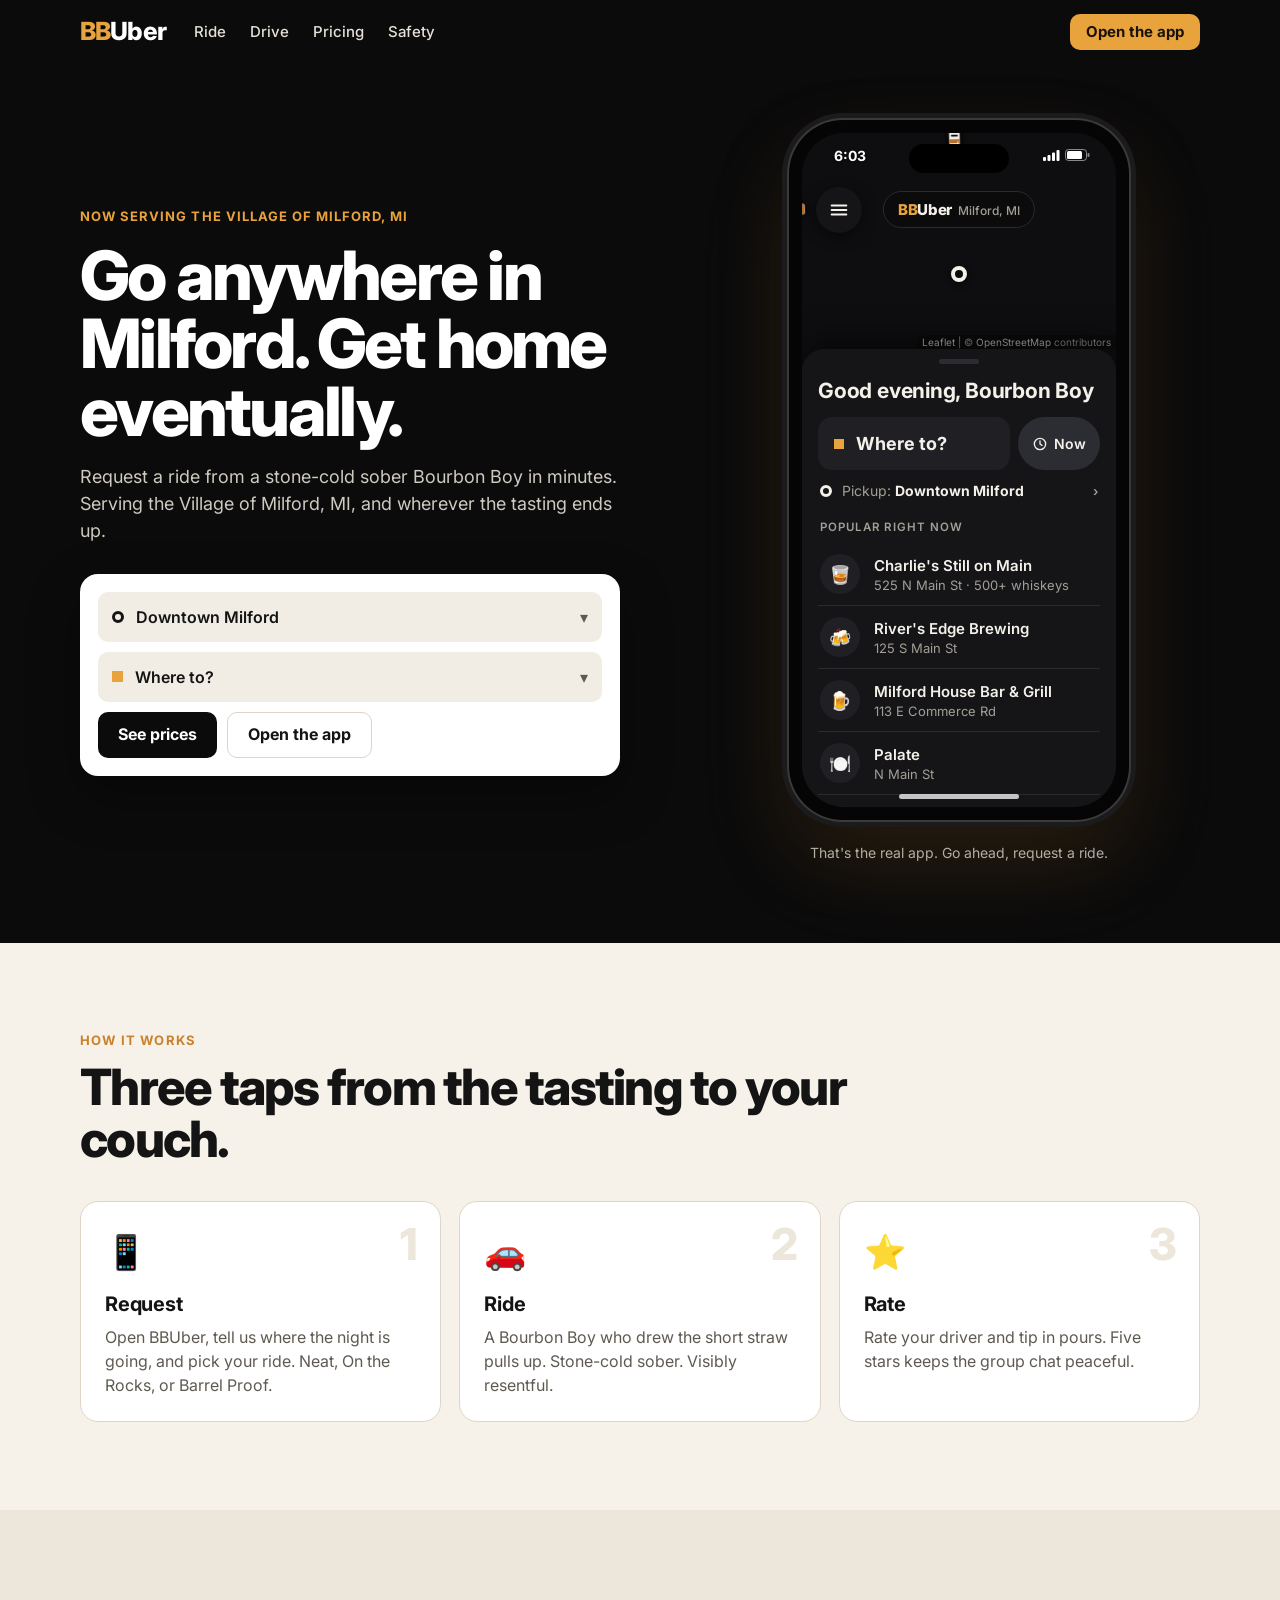
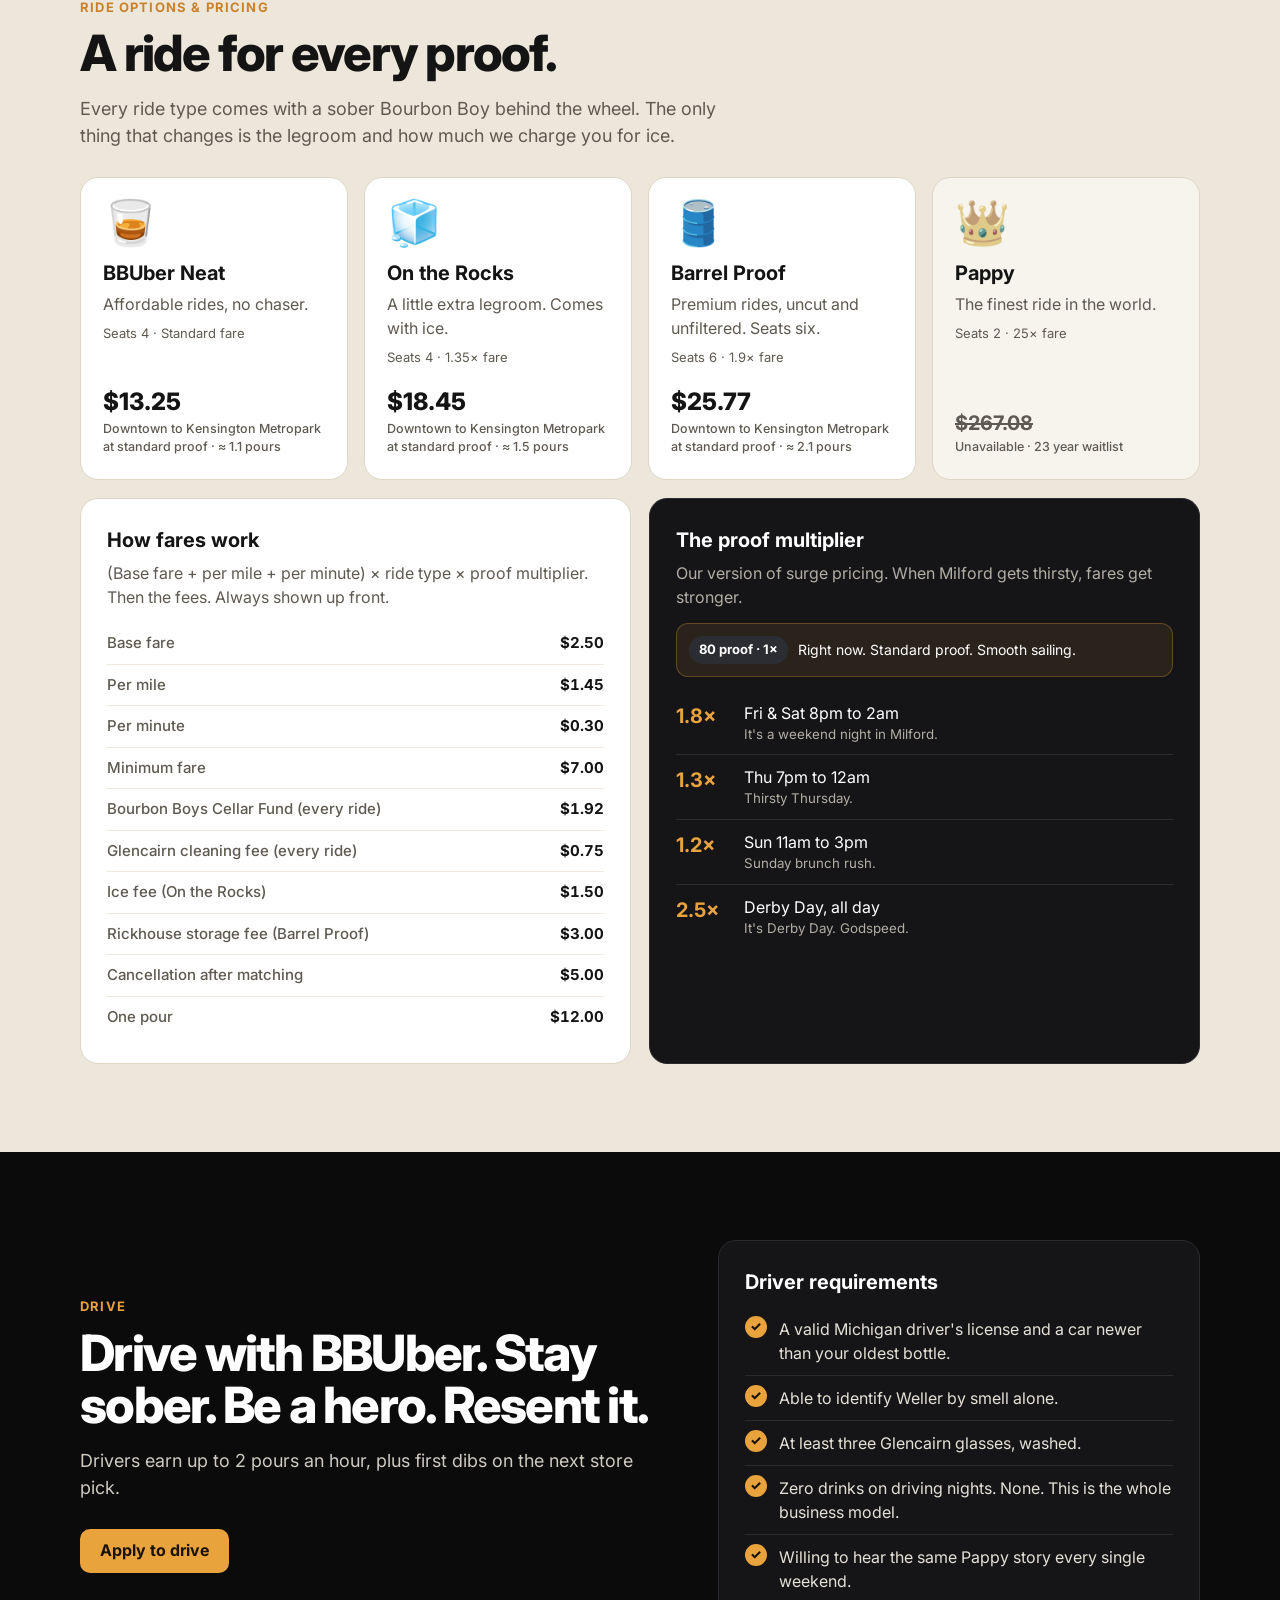
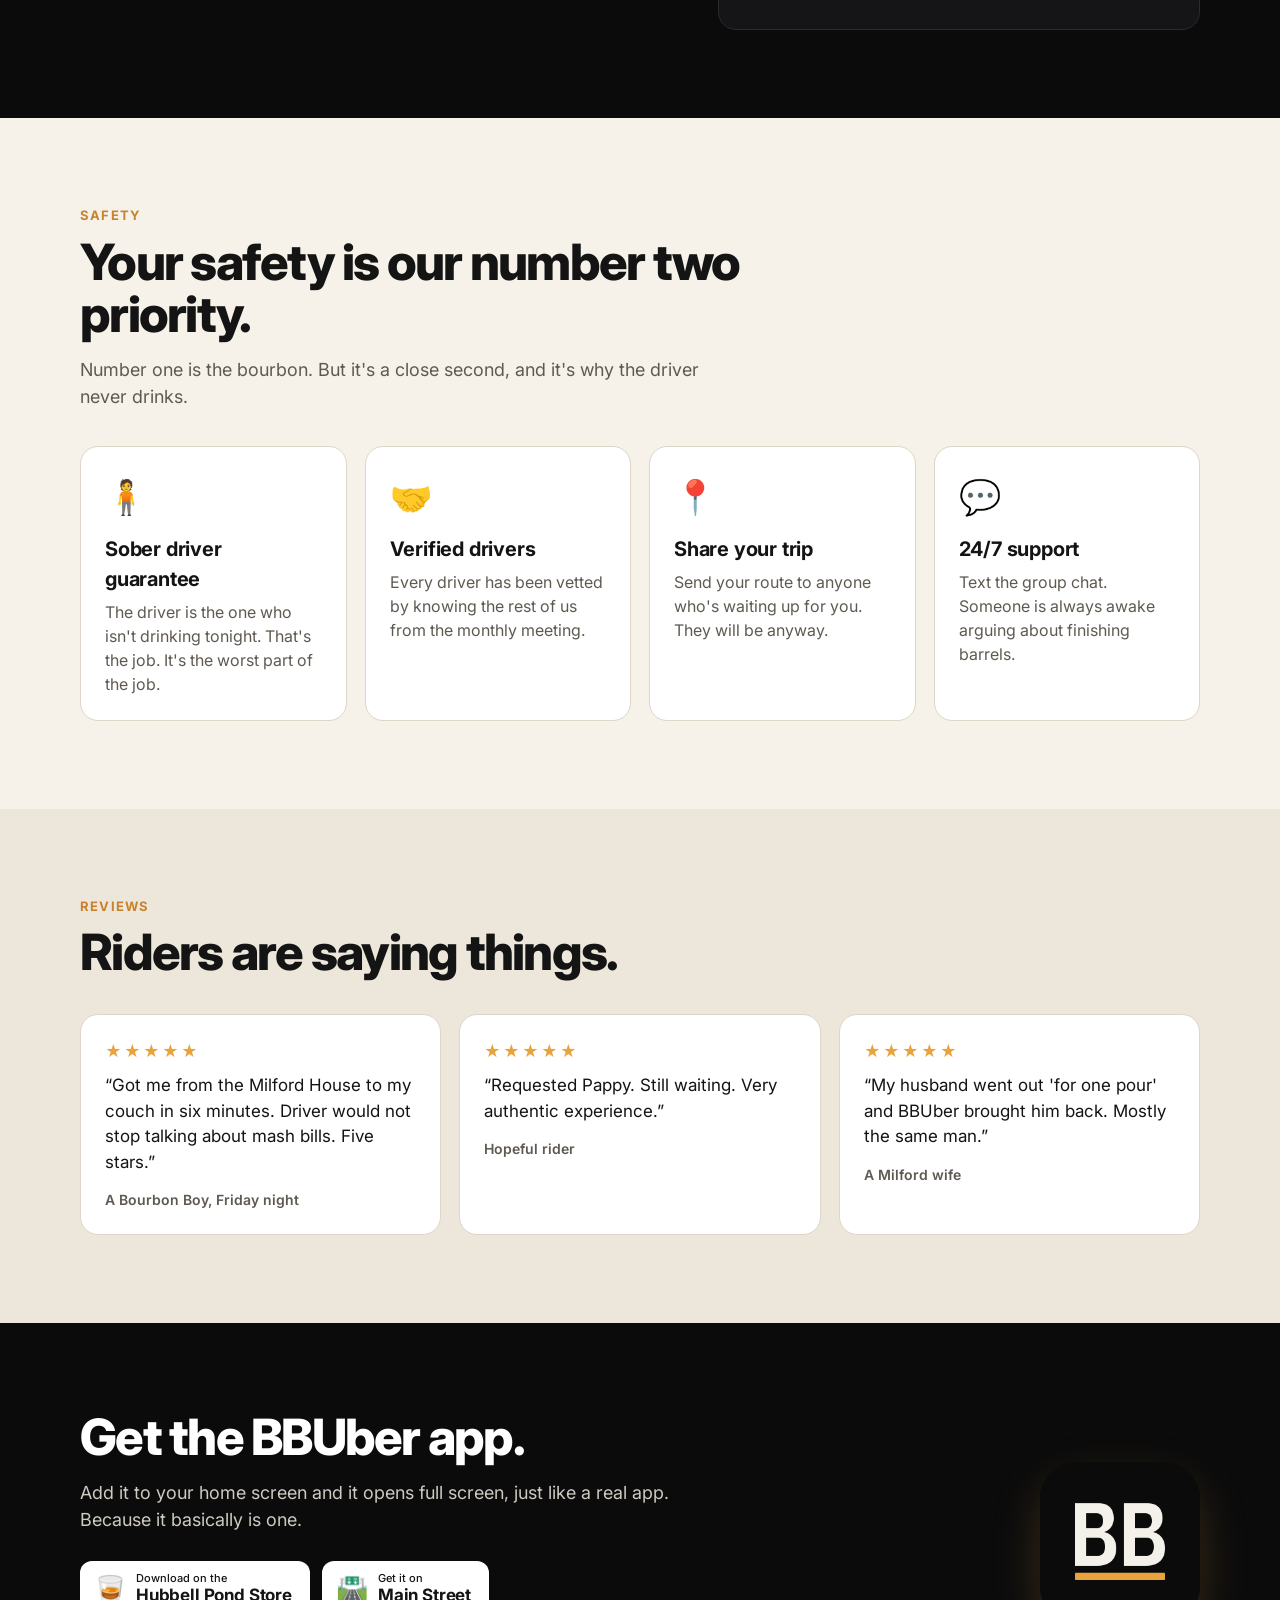
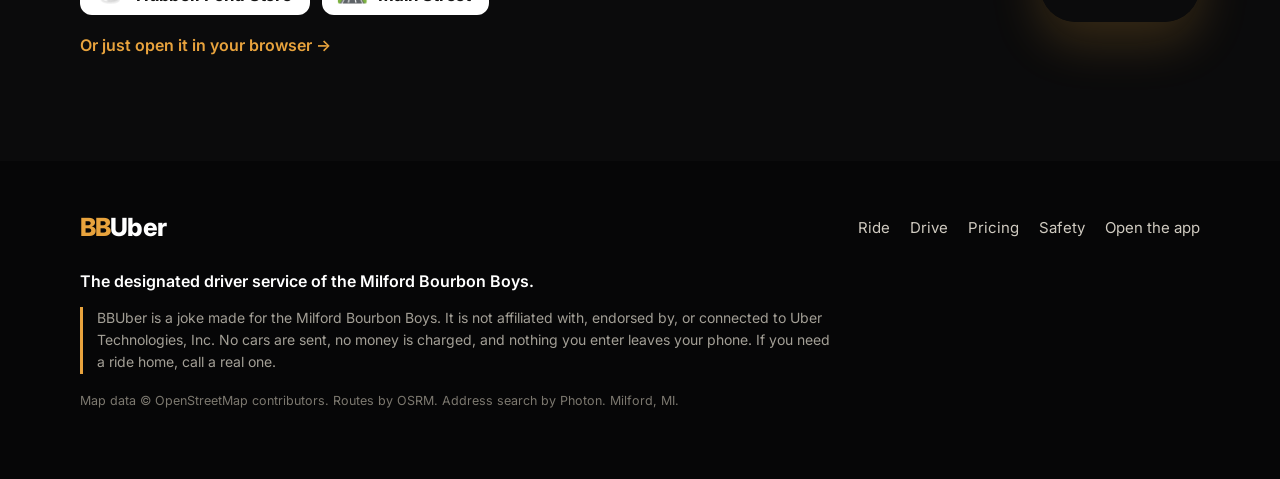
<file: index.html>
<!DOCTYPE html>
<html lang="en">
<head>
  <meta charset="utf-8">
  <meta name="viewport" content="width=device-width, initial-scale=1, viewport-fit=cover">
  <meta name="robots" content="noindex, nofollow">
  <title>BBUber · Rides in Milford, MI</title>
  <meta name="description" content="The designated driver service of the Milford Bourbon Boys. Request a ride in Milford, MI.">
  <meta name="theme-color" content="#0b0b0c">
  <meta property="og:type" content="website">
  <meta property="og:title" content="BBUber · Rides in Milford, MI">
  <meta property="og:description" content="Go anywhere in Milford. Get home eventually. The designated driver service of the Milford Bourbon Boys.">
  <meta property="og:url" content="https://bbuber.dad/">
  <meta property="og:image" content="https://bbuber.dad/icons/og.png">
  <meta property="og:image:width" content="1200">
  <meta property="og:image:height" content="630">
  <meta name="twitter:card" content="summary_large_image">
  <link rel="manifest" href="manifest.webmanifest">
  <link rel="icon" href="icons/favicon.svg" type="image/svg+xml">
  <link rel="icon" href="icons/favicon-32.png" sizes="32x32" type="image/png">
  <link rel="apple-touch-icon" href="icons/apple-touch-icon.png">
  <link rel="preconnect" href="https://fonts.googleapis.com">
  <link rel="preconnect" href="https://fonts.gstatic.com" crossorigin>
  <link rel="stylesheet" href="https://fonts.googleapis.com/css2?family=Inter:wght@400;500;600;700;800&display=swap">
  <link rel="stylesheet" href="css/site.css">
</head>
<body>
  <header class="nav">
    <div class="wrap nav-inner">
      <a class="wordmark" href="./"><span>BB</span>Uber</a>
      <nav class="nav-links" aria-label="Sections">
        <a href="#ride">Ride</a>
        <a href="#drive">Drive</a>
        <a href="#pricing">Pricing</a>
        <a href="#safety">Safety</a>
      </nav>
      <a class="btn btn-amber nav-cta" href="app/">Open the app</a>
    </div>
  </header>

  <main>
    <!-- Hero with fare estimator and the live app in a phone -->
    <section class="hero" id="ride">
      <div class="wrap hero-grid">
        <div class="hero-copy">
          <p class="eyebrow" data-cfg="landing.eyebrow"></p>
          <h1 data-cfg="brand.heroHeadline"></h1>
          <p class="hero-sub" data-cfg="brand.heroSub"></p>

          <form class="quote-card" id="quote-form" autocomplete="off">
            <label class="field">
              <span class="mk mk-dot" aria-hidden="true"></span>
              <span class="sr">Pickup</span>
              <select id="q-pickup" aria-label="Pickup"></select>
            </label>
            <label class="field">
              <span class="mk mk-sq" aria-hidden="true"></span>
              <span class="sr">Dropoff</span>
              <select id="q-dropoff" aria-label="Dropoff"></select>
            </label>
            <div class="quote-actions">
              <button class="btn btn-dark" type="submit">See prices</button>
              <a class="btn btn-ghost" href="app/">Open the app</a>
            </div>
            <div id="quote-results" class="quote-results" aria-live="polite"></div>
          </form>
        </div>

        <div class="phone-col">
          <div class="phone">
            <div class="phone-screen">
              <iframe src="app/?embed=1" title="The BBUber app, running live" loading="lazy"></iframe>
              <div class="status-bar" aria-hidden="true"><span id="sb-time">9:41</span><span class="sb-icons"><svg width="17" height="11" viewBox="0 0 17 11"><rect x="0" y="7" width="3" height="4" rx="1" fill="#fff"/><rect x="4.5" y="5" width="3" height="6" rx="1" fill="#fff"/><rect x="9" y="2.5" width="3" height="8.5" rx="1" fill="#fff"/><rect x="13.5" y="0" width="3" height="11" rx="1" fill="#fff"/></svg><svg width="25" height="12" viewBox="0 0 25 12"><rect x="0.5" y="0.5" width="21" height="11" rx="3" fill="none" stroke="#fff" stroke-opacity="0.5"/><rect x="2" y="2" width="15" height="8" rx="1.5" fill="#fff"/><rect x="22.5" y="4" width="2" height="4" rx="1" fill="#fff" fill-opacity="0.5"/></svg></span></div>
              <div class="island" aria-hidden="true"></div>
              <div class="home-bar" aria-hidden="true"></div>
              <a class="phone-cover" href="app/"><span class="btn btn-amber">Tap to open BBUber</span></a>
            </div>
          </div>
          <p class="phone-note">That's the real app. Go ahead, request a ride.</p>
        </div>
      </div>
    </section>

    <!-- How it works -->
    <section class="section">
      <div class="wrap">
        <p class="kicker">How it works</p>
        <h2 data-cfg="landing.howHeadline"></h2>
        <div class="cards3" id="how"></div>
      </div>
    </section>

    <!-- Ride types and pricing -->
    <section class="section alt" id="pricing">
      <div class="wrap">
        <p class="kicker">Ride options &amp; pricing</p>
        <h2 data-cfg="landing.ridesHeadline"></h2>
        <p class="lead" data-cfg="landing.ridesSub"></p>
        <div class="tier-cards" id="tier-cards"></div>

        <div class="pricing-grid">
          <div class="panel">
            <h3>How fares work</h3>
            <p class="muted">(Base fare + per mile + per minute) × ride type × proof multiplier. Then the fees. Always shown up front.</p>
            <table class="rates" id="rates"></table>
          </div>
          <div class="panel panel-dark">
            <h3>The proof multiplier</h3>
            <p class="muted-light">Our version of surge pricing. When Milford gets thirsty, fares get stronger.</p>
            <div class="proof-now" id="proof-now"></div>
            <ul class="proof-schedule" id="proof-schedule"></ul>
          </div>
        </div>
      </div>
    </section>

    <!-- Drive -->
    <section class="section dark" id="drive">
      <div class="wrap drive-grid">
        <div>
          <p class="kicker amber">Drive</p>
          <h2 data-cfg="landing.driveHeadline"></h2>
          <p class="lead light" data-cfg="landing.driveEarnings"></p>
          <button class="btn btn-amber" type="button" id="apply-drive" data-cfg="landing.driveApply"></button>
        </div>
        <div class="panel panel-dark">
          <h3>Driver requirements</h3>
          <ul class="checklist" id="drive-reqs"></ul>
        </div>
      </div>
    </section>

    <!-- Safety -->
    <section class="section" id="safety">
      <div class="wrap">
        <p class="kicker">Safety</p>
        <h2 data-cfg="landing.safetyHeadline"></h2>
        <p class="lead" data-cfg="landing.safetySub"></p>
        <div class="cards4" id="safety-cards"></div>
      </div>
    </section>

    <!-- Reviews -->
    <section class="section alt">
      <div class="wrap">
        <p class="kicker">Reviews</p>
        <h2 data-cfg="landing.reviewsHeadline"></h2>
        <div class="cards3" id="reviews"></div>
      </div>
    </section>

    <!-- Get the app -->
    <section class="section dark app-cta">
      <div class="wrap app-grid">
        <div>
          <h2 data-cfg="landing.appHeadline"></h2>
          <p class="lead light" data-cfg="landing.appSub"></p>
          <div class="badges" id="badges"></div>
          <p><a class="text-link" href="app/">Or just open it in your browser →</a></p>
        </div>
        <img class="app-icon" src="icons/icon-512.png" width="160" height="160" alt="The BBUber app icon">
      </div>
    </section>
  </main>

  <footer class="footer">
    <div class="wrap">
      <div class="footer-top">
        <a class="wordmark" href="./"><span>BB</span>Uber</a>
        <nav class="footer-links" aria-label="Footer">
          <a href="#ride">Ride</a>
          <a href="#drive">Drive</a>
          <a href="#pricing">Pricing</a>
          <a href="#safety">Safety</a>
          <a href="app/">Open the app</a>
        </nav>
      </div>
      <p class="tagline" data-cfg="brand.tagline"></p>
      <p class="disclaimer" data-cfg="disclaimer"></p>
      <p class="credits">Map data © OpenStreetMap contributors. Routes by OSRM. Address search by Photon. Milford, MI.</p>
    </div>
  </footer>

  <dialog class="dialog" id="dialog">
    <form method="dialog">
      <h3 id="dialog-title"></h3>
      <div id="dialog-body"></div>
      <button class="btn btn-amber" value="ok">Got it</button>
    </form>
  </dialog>

  <script src="js/config.js"></script>
  <script src="js/pricing.js"></script>
  <script src="js/geo.js"></script>
  <script src="js/site.js"></script>
</body>
</html>
</file>
<file: css/site.css>
/* BBUber landing page styles. */
:root {
  --black: #0b0b0c;
  --black-2: #151518;
  --ink: #141414;
  --paper: #f6f2ea;
  --paper-2: #ede7db;
  --white: #ffffff;
  --muted: #5f5a51;
  --muted-light: #b3aea4;
  --line: #ddd5c6;
  --amber: #e8a33d;
  --amber-2: #c9822b;
  --amber-ink: #1a1206;
  --font: "Inter", -apple-system, BlinkMacSystemFont, "Segoe UI", system-ui, sans-serif;
}

* { box-sizing: border-box; }
html { scroll-behavior: smooth; -webkit-text-size-adjust: 100%; }
body {
  margin: 0;
  font-family: var(--font);
  color: var(--ink);
  background: var(--paper);
  line-height: 1.5;
  -webkit-font-smoothing: antialiased;
}
img { max-width: 100%; }
a { color: inherit; }
:focus-visible { outline: 2px solid var(--amber); outline-offset: 3px; }
.sr { position: absolute; width: 1px; height: 1px; overflow: hidden; clip: rect(0 0 0 0); white-space: nowrap; }
.wrap { max-width: 1160px; margin: 0 auto; padding: 0 20px; }
.muted { color: var(--muted); }
.muted-light { color: var(--muted-light); }

/* ------------------------------------------------------------ buttons */
.btn {
  display: inline-flex;
  align-items: center;
  justify-content: center;
  gap: 8px;
  border: 0;
  border-radius: 10px;
  padding: 13px 20px;
  font: 700 16px/1.1 var(--font);
  cursor: pointer;
  text-decoration: none;
  white-space: nowrap;
}
.btn-amber { background: var(--amber); color: var(--amber-ink); }
.btn-amber:hover { background: var(--amber-2); }
.btn-dark { background: var(--black); color: var(--white); }
.btn-dark:hover { background: #26262b; }
.btn-ghost { background: transparent; color: var(--ink); border: 1px solid var(--line); }
.btn-ghost:hover { background: var(--paper); }

/* ---------------------------------------------------------------- nav */
.nav { position: sticky; top: 0; z-index: 50; background: var(--black); color: var(--white); }
.nav-inner { display: flex; align-items: center; gap: 28px; height: 64px; }
.wordmark { font-weight: 800; font-size: 25px; letter-spacing: -0.035em; text-decoration: none; color: var(--white); }
.wordmark span { color: var(--amber); }
.nav-links { display: flex; gap: 24px; }
.nav-links a { color: #e6e1d7; text-decoration: none; font-weight: 500; font-size: 15px; }
.nav-links a:hover { color: var(--white); }
.nav-cta { margin-left: auto; padding: 10px 16px; font-size: 15px; }
@media (max-width: 760px) { .nav-links { display: none; } }

/* --------------------------------------------------------------- hero */
.hero { background: var(--black); color: var(--white); padding: 56px 0 80px; overflow: hidden; }
.hero-grid { display: grid; grid-template-columns: minmax(0, 1.1fr) minmax(0, 0.9fr); gap: 48px; align-items: center; }
.eyebrow { color: var(--amber); font-weight: 700; letter-spacing: 0.08em; text-transform: uppercase; font-size: 13px; margin: 0; }
.hero h1 { font-size: clamp(40px, 6.2vw, 68px); line-height: 1; letter-spacing: -0.04em; margin: 14px 0 18px; font-weight: 800; }
.hero-sub { font-size: 18px; color: #cfcac0; max-width: 540px; margin: 0; }

.quote-card { background: var(--white); color: var(--ink); border-radius: 18px; padding: 18px; margin-top: 30px; max-width: 540px; box-shadow: 0 20px 50px rgba(0, 0, 0, 0.35); }
.field { position: relative; display: flex; align-items: center; gap: 12px; background: #f1ede5; border-radius: 10px; padding: 0 14px; margin-bottom: 10px; }
.field select {
  flex: 1;
  min-width: 0;
  appearance: none;
  -webkit-appearance: none;
  background: transparent;
  border: 0;
  font: 600 16px var(--font);
  padding: 15px 22px 15px 0;
  color: var(--ink);
  cursor: pointer;
}
.field::after { content: "▾"; position: absolute; right: 14px; color: var(--muted); pointer-events: none; }
.field:focus-within { box-shadow: 0 0 0 2px var(--amber); }
.mk { flex: 0 0 auto; }
.mk-dot { width: 12px; height: 12px; border-radius: 50%; border: 3px solid var(--ink); }
.mk-sq { width: 11px; height: 11px; background: var(--amber); }
.quote-actions { display: flex; gap: 10px; flex-wrap: wrap; }
.quote-results:empty { display: none; }
.quote-results { margin-top: 16px; border-top: 1px solid #ece6da; padding-top: 12px; }
.q-head { display: flex; flex-direction: column; margin: 0 0 8px; }
.q-head span { color: var(--muted); font-size: 14px; }
.q-row {
  display: flex;
  align-items: center;
  gap: 12px;
  padding: 10px 8px;
  border-radius: 12px;
  text-decoration: none;
  color: var(--ink);
}
a.q-row:hover { background: #f6f2ea; }
.q-row.off { opacity: 0.5; }
.q-ic { font-size: 28px; width: 40px; text-align: center; }
.q-name { flex: 1; min-width: 0; display: flex; flex-direction: column; }
.q-name small { color: var(--muted); font-size: 13px; }
.q-price { display: flex; flex-direction: column; text-align: right; font-variant-numeric: tabular-nums; }
.q-price small { color: var(--muted); font-size: 12px; }
.q-go { color: var(--muted); font-size: 22px; }
.q-msg { display: flex; align-items: center; gap: 10px; margin: 4px 0; color: var(--muted); }
.q-note { color: var(--muted); font-size: 13px; margin: 8px 0 0; }
.spinner { width: 18px; height: 18px; border-radius: 50%; border: 3px solid #e2dbcd; border-top-color: var(--amber); animation: spin 0.8s linear infinite; display: inline-block; }
@keyframes spin { to { transform: rotate(360deg); } }
.proof-chip { display: inline-block; background: var(--amber); color: var(--amber-ink); font-weight: 700; border-radius: 999px; padding: 4px 10px; font-size: 13px; white-space: nowrap; }
.proof-chip.small { padding: 1px 7px; font-size: 12px; }
.proof-chip.calm { background: #2c2c33; color: var(--white); }

/* ------------------------------------------------------ phone mockup */
.phone-col { display: flex; flex-direction: column; align-items: center; }
.phone {
  width: 340px;
  height: 700px;
  border-radius: 54px;
  background: #050505;
  padding: 13px;
  box-shadow: 0 0 0 2px #3b3a38, 0 0 0 7px #1b1b1d, 0 40px 90px rgba(232, 163, 61, 0.16), 0 30px 60px rgba(0, 0, 0, 0.6);
}
.phone-screen { position: relative; width: 100%; height: 100%; border-radius: 42px; overflow: hidden; background: var(--black); }
.phone-screen iframe { width: 100%; height: 100%; border: 0; display: block; background: var(--black); }
.status-bar {
  position: absolute;
  top: 0;
  left: 0;
  right: 0;
  height: 44px;
  display: flex;
  align-items: center;
  justify-content: space-between;
  padding: 0 26px 0 32px;
  font-weight: 700;
  font-size: 14px;
  color: var(--white);
  pointer-events: none;
  text-shadow: 0 1px 3px rgba(0, 0, 0, 0.6);
}
.sb-icons { display: flex; align-items: center; gap: 5px; }
.island { position: absolute; top: 11px; left: 50%; transform: translateX(-50%); width: 100px; height: 29px; border-radius: 20px; background: #000; pointer-events: none; }
.home-bar { position: absolute; bottom: 8px; left: 50%; transform: translateX(-50%); width: 120px; height: 5px; border-radius: 3px; background: rgba(255, 255, 255, 0.75); pointer-events: none; }
.phone-cover { display: none; }
.phone-note { color: var(--muted-light); font-size: 14px; margin: 22px 0 0; text-align: center; }

@media (max-width: 900px), (hover: none) {
  .phone-screen iframe { pointer-events: none; }
  .phone-cover {
    display: flex;
    position: absolute;
    inset: 0;
    align-items: flex-start;
    justify-content: center;
    padding-top: 42%;
    text-decoration: none;
    background: linear-gradient(to bottom, rgba(0, 0, 0, 0) 40%, rgba(0, 0, 0, 0.35));
  }
  .phone-note { display: none; }
}
@media (max-width: 900px) {
  .hero { padding: 36px 0 56px; }
  .hero-grid { grid-template-columns: 1fr; gap: 40px; }
  .phone { width: 300px; height: 620px; border-radius: 48px; padding: 11px; }
  .phone-screen { border-radius: 38px; }
}

/* ----------------------------------------------------------- sections */
.section { padding: 88px 0; }
.section.alt { background: var(--paper-2); }
.section.dark { background: var(--black); color: var(--white); }
.section h2 { font-size: clamp(32px, 4.6vw, 50px); letter-spacing: -0.035em; line-height: 1.04; margin: 0 0 16px; max-width: 820px; font-weight: 800; }
.kicker { text-transform: uppercase; letter-spacing: 0.09em; font-size: 13px; font-weight: 700; color: var(--amber-2); margin: 0 0 10px; }
.kicker.amber { color: var(--amber); }
.lead { font-size: 18px; color: var(--muted); max-width: 660px; margin: 0 0 28px; }
.lead.light { color: #cfcac0; }
@media (max-width: 700px) { .section { padding: 64px 0; } }

.cards3, .cards4 { display: grid; gap: 18px; margin-top: 36px; }
.cards3 { grid-template-columns: repeat(3, minmax(0, 1fr)); }
.cards4 { grid-template-columns: repeat(4, minmax(0, 1fr)); }
@media (max-width: 980px) { .cards4 { grid-template-columns: repeat(2, minmax(0, 1fr)); } }
@media (max-width: 800px) { .cards3 { grid-template-columns: 1fr; } }
@media (max-width: 560px) { .cards4 { grid-template-columns: 1fr; } }
.card { position: relative; background: var(--white); border: 1px solid var(--line); border-radius: 18px; padding: 24px; margin: 0; }
.card .ic { font-size: 34px; display: block; }
.card h3 { margin: 12px 0 6px; font-size: 20px; letter-spacing: -0.01em; }
.card p { margin: 0; color: var(--muted); }
.step { position: absolute; top: 20px; right: 22px; font-weight: 800; font-size: 44px; line-height: 1; color: var(--paper-2); }
.quote .stars { color: var(--amber); letter-spacing: 2px; }
.quote blockquote { margin: 10px 0 14px; font-size: 17px; line-height: 1.5; }
.quote figcaption { color: var(--muted); font-size: 14px; font-weight: 600; }

/* --------------------------------------------------------- ride types */
.tier-cards { display: grid; grid-template-columns: repeat(4, minmax(0, 1fr)); gap: 16px; }
@media (max-width: 980px) { .tier-cards { grid-template-columns: repeat(2, minmax(0, 1fr)); } }
@media (max-width: 520px) { .tier-cards { grid-template-columns: 1fr; } }
.tier-card { background: var(--white); border: 1px solid var(--line); border-radius: 18px; padding: 22px; display: flex; flex-direction: column; }
.tier-card.off { background: #f7f4ee; }
.tier-card.off .tier-ic { filter: grayscale(0.6); }
.tier-ic { font-size: 44px; line-height: 1; }
.tier-card h3 { margin: 14px 0 4px; font-size: 20px; }
.tier-card p { margin: 0; color: var(--muted); }
.tier-meta { font-size: 13px; margin-top: 8px !important; }
.tier-price { margin-top: auto !important; padding-top: 16px; font-weight: 800; font-size: 24px; color: var(--ink) !important; display: flex; flex-direction: column; }
.tier-price s { color: var(--muted); font-weight: 700; font-size: 20px; }
.tier-price small { font-size: 12.5px; color: var(--muted); font-weight: 500; }

.pricing-grid { display: grid; grid-template-columns: minmax(0, 1fr) minmax(0, 1fr); gap: 18px; margin-top: 18px; }
@media (max-width: 860px) { .pricing-grid { grid-template-columns: 1fr; } }
.panel { background: var(--white); border: 1px solid var(--line); border-radius: 18px; padding: 26px; }
.panel h3 { margin: 0 0 6px; font-size: 20px; }
.panel > p { margin: 0 0 14px; }
.panel-dark { background: var(--black-2); border-color: #2a2a30; color: var(--white); }
.rates { width: 100%; border-collapse: collapse; font-size: 15px; }
.rates th { text-align: left; font-weight: 500; color: var(--muted); padding: 9px 0; border-bottom: 1px solid #efe9de; }
.rates td { text-align: right; font-weight: 700; font-variant-numeric: tabular-nums; padding: 9px 0; border-bottom: 1px solid #efe9de; }
.rates tr:last-child th, .rates tr:last-child td { border-bottom: 0; }
.proof-now { display: flex; align-items: center; gap: 10px; flex-wrap: wrap; background: rgba(232, 163, 61, 0.1); border: 1px solid rgba(232, 163, 61, 0.3); border-radius: 12px; padding: 12px; margin-bottom: 14px; font-size: 14px; }
.proof-schedule { list-style: none; margin: 0; padding: 0; }
.proof-schedule li { display: grid; grid-template-columns: 56px 1fr; column-gap: 12px; padding: 10px 0; border-bottom: 1px solid #2a2a30; }
.proof-schedule li:last-child { border-bottom: 0; }
.proof-schedule b { grid-row: span 2; color: var(--amber); font-size: 20px; }
.proof-schedule small { color: var(--muted-light); }

/* --------------------------------------------------------------- drive */
.drive-grid { display: grid; grid-template-columns: minmax(0, 1.1fr) minmax(0, 0.9fr); gap: 48px; align-items: center; }
@media (max-width: 860px) { .drive-grid { grid-template-columns: 1fr; } }
.checklist { list-style: none; margin: 10px 0 0; padding: 0; }
.checklist li { position: relative; padding: 10px 0 10px 34px; border-bottom: 1px solid #2a2a30; color: #e6e1d7; }
.checklist li:last-child { border-bottom: 0; }
.checklist li::before { content: "✓"; position: absolute; left: 0; top: 9px; width: 22px; height: 22px; border-radius: 50%; background: var(--amber); color: var(--amber-ink); font-weight: 800; font-size: 13px; display: grid; place-items: center; }

/* ---------------------------------------------------------------- app */
.app-grid { display: flex; align-items: center; justify-content: space-between; gap: 40px; }
.app-icon { width: 160px; height: 160px; border-radius: 36px; box-shadow: 0 20px 50px rgba(232, 163, 61, 0.2); flex: 0 0 auto; }
@media (max-width: 700px) { .app-grid { flex-direction: column-reverse; align-items: flex-start; } .app-icon { width: 110px; height: 110px; border-radius: 26px; } }
.badges { display: flex; gap: 12px; flex-wrap: wrap; margin-bottom: 18px; }
.badge {
  display: inline-flex;
  align-items: center;
  gap: 10px;
  background: var(--white);
  color: var(--ink);
  border: 0;
  border-radius: 12px;
  padding: 10px 18px 10px 14px;
  cursor: pointer;
  text-align: left;
  font-family: var(--font);
}
.badge:hover { background: var(--paper); }
.badge-ic { font-size: 26px; }
.badge small { display: block; font-size: 11px; font-weight: 500; }
.badge b { display: block; font-size: 17px; letter-spacing: -0.01em; }
.text-link { color: var(--amber); font-weight: 600; text-decoration: none; }
.text-link:hover { text-decoration: underline; }

/* -------------------------------------------------------------- footer */
.footer { background: #060607; color: #cfcac0; padding: 48px 0 56px; }
.footer-top { display: flex; align-items: center; justify-content: space-between; gap: 20px; flex-wrap: wrap; }
.footer-links { display: flex; gap: 20px; flex-wrap: wrap; }
.footer-links a { text-decoration: none; color: #cfcac0; font-size: 15px; }
.footer-links a:hover { color: var(--white); }
.tagline { color: var(--white); font-weight: 600; margin: 22px 0 8px; }
.disclaimer { max-width: 760px; font-size: 14px; line-height: 1.6; color: #a39f96; border-left: 3px solid var(--amber); padding-left: 14px; }
.credits { font-size: 12.5px; color: #7c786f; margin-top: 18px; }

/* -------------------------------------------------------------- dialog */
.dialog { border: 0; border-radius: 18px; padding: 24px; max-width: min(440px, calc(100vw - 32px)); box-shadow: 0 30px 80px rgba(0, 0, 0, 0.4); font-family: var(--font); color: var(--ink); }
.dialog::backdrop { background: rgba(0, 0, 0, 0.55); }
.dialog h3 { margin: 0 0 10px; font-size: 20px; }
.dialog p { margin: 0 0 10px; }
.dialog .btn { width: 100%; margin-top: 8px; }

@media (prefers-reduced-motion: reduce) {
  html { scroll-behavior: auto; }
  *, *::before, *::after { animation-duration: 0.01ms !important; transition-duration: 0.01ms !important; }
}
</file>
